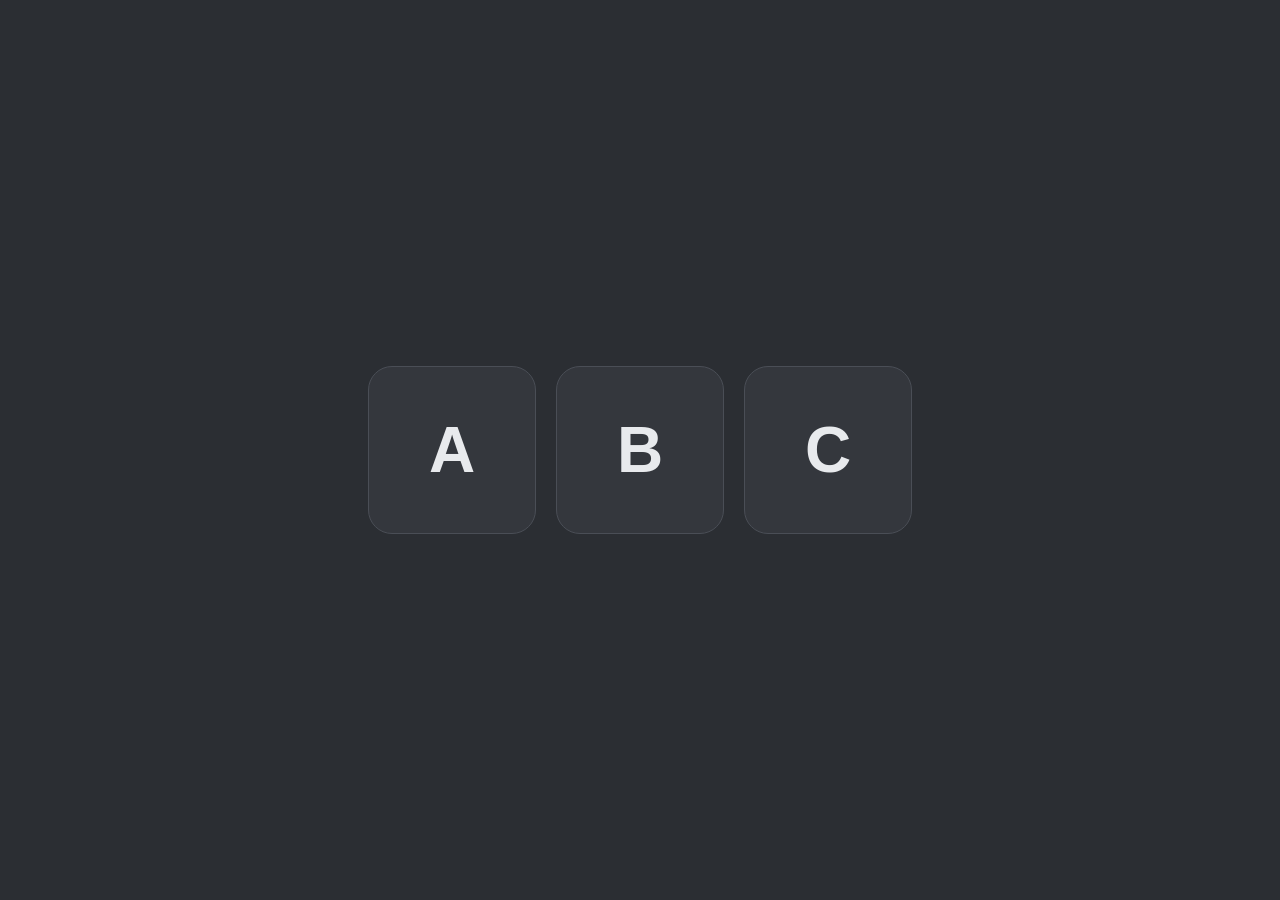
<file: index.html>
<!DOCTYPE html>
<html lang="ko">
<head>
<meta charset="UTF-8">
<meta name="viewport" content="width=device-width, initial-scale=1">
<title>UT</title>
<!-- 핵심 스타일 인라인: 외부 CSS 캐시/실패와 무관하게 첫 화면은 항상 표시 -->
<style>
  html,body{height:100%;margin:0;background:#2B2E33;
    font-family:-apple-system,BlinkMacSystemFont,"Apple SD Gothic Neo",sans-serif}
  .abc-stage{min-height:100%;display:flex;align-items:center;justify-content:center;padding:32px 20px;box-sizing:border-box}
  .abc{display:flex;gap:20px;flex-wrap:wrap;align-items:center;justify-content:center}
  .abc-btn{width:168px;height:168px;border-radius:24px;display:flex;align-items:center;
    justify-content:center;font-size:64px;font-weight:900;color:#E8EAED;text-decoration:none;
    background:#34373d;border:1px solid #4a4e56;transition:.15s;user-select:none}
  .abc-btn:hover,.abc-btn:active{background:#00A8E8;border-color:#00A8E8;color:#fff;transform:translateY(-2px)}
  @media(max-width:560px){.abc{flex-direction:column;gap:16px}
    .abc-btn{width:240px;height:120px;font-size:52px}}
</style>
<link rel="stylesheet" href="styles.css?v=11">
</head>
<body>
<div class="abc-stage">
  <div class="abc">
    <a class="abc-btn" href="feed.html?h=1">A</a>
    <a class="abc-btn" href="feed.html?h=2">B</a>
    <a class="abc-btn" href="feed.html?h=3">C</a>
  </div>
</div>
</body>
</html>
</file>
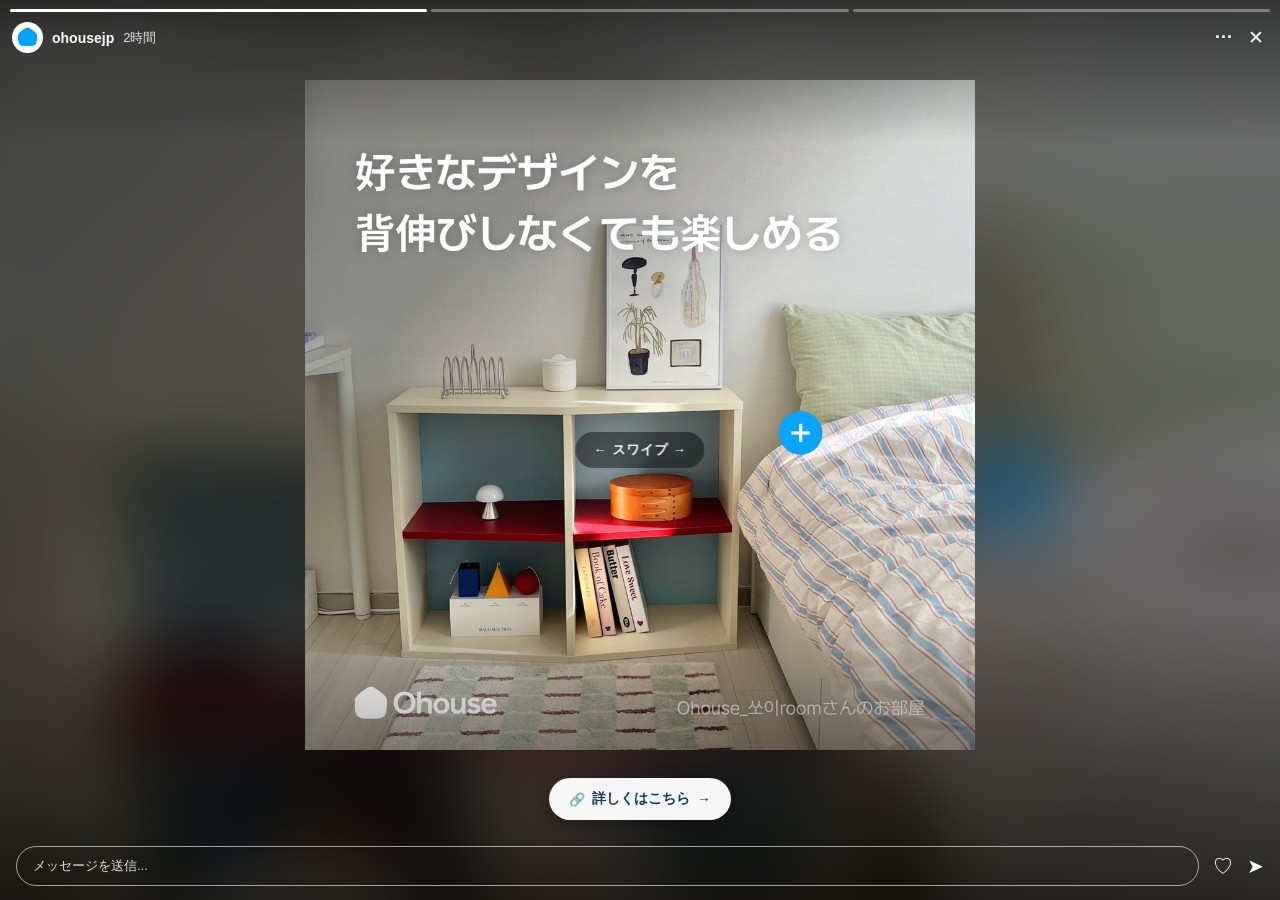
<file: feed.html>
<!DOCTYPE html>
<html lang="ja">
<head>
<meta charset="UTF-8">
<meta name="viewport" content="width=device-width, initial-scale=1, viewport-fit=cover">
<title>UT · Instagram 広告</title>
<link rel="stylesheet" href="styles.css?v=11">
</head>
<body>
<div class="stage"><div id="app"></div></div>
<script src="app.js?v=11"></script>
<script>renderFeed();</script>
</body>
</html>
</file>
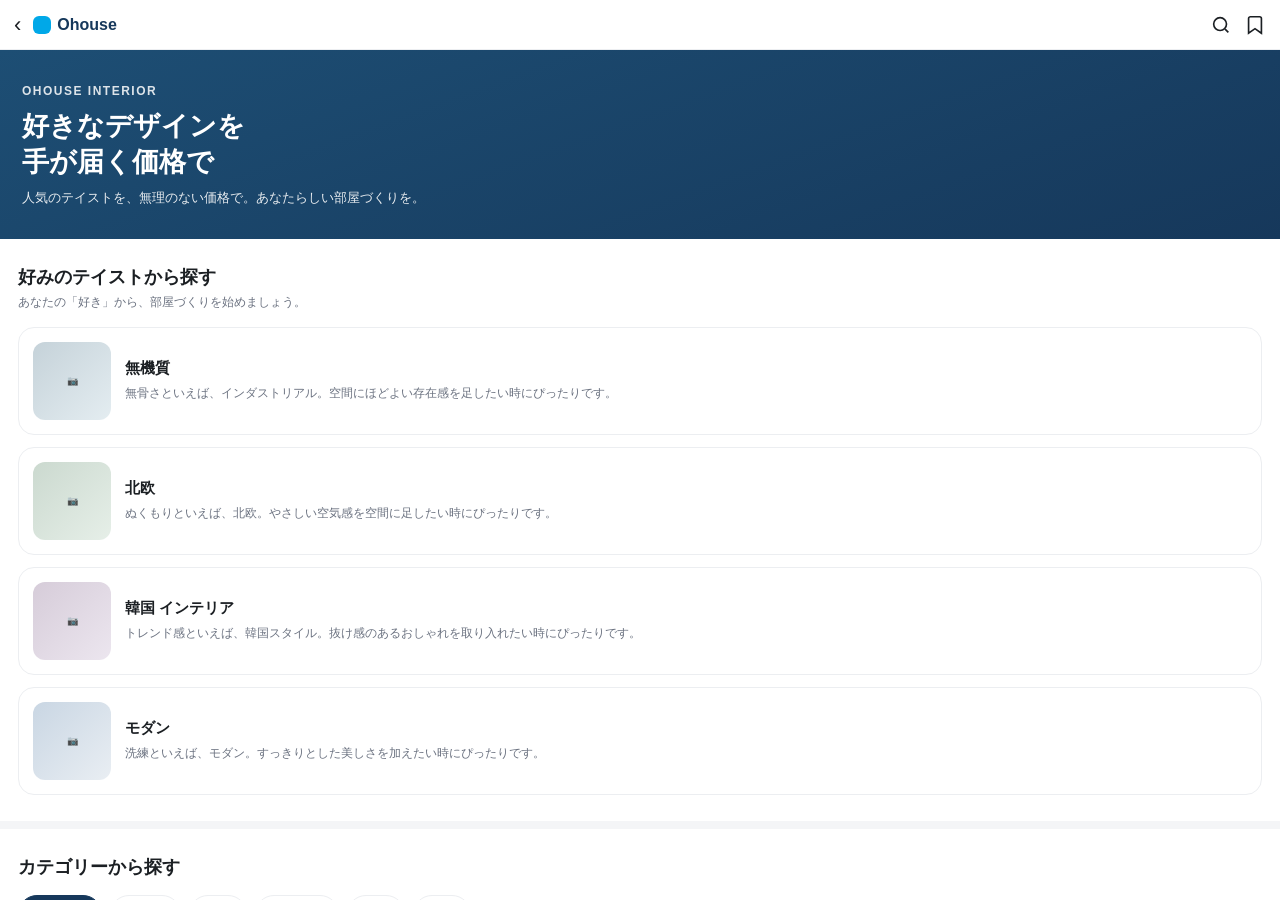
<file: lp.html>
<!DOCTYPE html>
<html lang="ja">
<head>
<meta charset="UTF-8">
<meta name="viewport" content="width=device-width, initial-scale=1, viewport-fit=cover">
<title>UT · LP</title>
<link rel="stylesheet" href="styles.css?v=11">
</head>
<body>
<div class="stage"><div id="app"></div></div>
<script src="app.js?v=11"></script>
<script>renderLP();</script>
</body>
</html>
</file>
<file: styles.css>
/* ============================================================
   JP 광고 메시지 UT 프로토타입 — 공통 스타일
   Instagram 피드 모킹 + 가설별 LP
   ============================================================ */

* { margin: 0; padding: 0; box-sizing: border-box; -webkit-tap-highlight-color: transparent; }
a { color: inherit; text-decoration: none; }

:root {
  /* Ohouse 브랜드 */
  --ohouse-blue: #00A8E8;
  --ohouse-navy: #16385B;
  --ohouse-ink: #1B1F23;
  --ohouse-gray: #6B7280;
  --ohouse-line: #ECEEF1;
  --ohouse-bg: #F4F5F7;
  /* Instagram */
  --ig-ink: #262626;
  --ig-sub: #8E8E8E;
  --ig-line: #DBDBDB;
  --ig-blue: #0095F6;
}

html, body {
  height: 100%;
  font-family: "Hiragino Sans", "Hiragino Kaku Gothic ProN",
               "Noto Sans JP", "Apple SD Gothic Neo", "Pretendard",
               -apple-system, BlinkMacSystemFont, sans-serif;
  color: var(--ohouse-ink);
  background: #2B2E33;
}

/* ---- 풀스크린 (실기기 화면에 꽉 차게) ---- */
.stage {
  width: 100%;
  min-height: 100vh;
  min-height: 100dvh;
  display: flex;
  flex-direction: column;
}
.device {
  width: 100%;
  height: 100vh;
  height: 100dvh;
  background: #fff;
  overflow: hidden;
  position: relative;
  display: flex;
  flex-direction: column;
}
.screen { flex: 1; overflow-y: auto; overflow-x: hidden; position: relative; -webkit-overflow-scrolling: touch; background: #fff; }
.screen::-webkit-scrollbar { width: 0; }

/* ---- 상태바 ---- */
.statusbar {
  height: 44px; flex: none;
  display: flex; align-items: center; justify-content: space-between;
  padding: 0 26px; font-size: 14px; font-weight: 700; color: #000;
  background: #fff;
}
.statusbar.dark { background: #000; color: #fff; }
.statusbar .icons { display: flex; gap: 6px; align-items: center; font-size: 12px; }

/* ---- 하단 홈 인디케이터 ---- */
.home-indicator {
  height: 22px; flex: none; display: flex; align-items: center; justify-content: center;
  background: inherit;
}
.home-indicator::after { content: ""; width: 134px; height: 5px; border-radius: 3px; background: #111; opacity: .85; }

/* ============================================================
   Instagram 피드
   ============================================================ */
.ig-topbar {
  min-height: calc(50px + env(safe-area-inset-top, 0px)); flex: none;
  display: flex; align-items: center; justify-content: space-between;
  padding: env(safe-area-inset-top, 0px) 16px 0; border-bottom: .5px solid var(--ig-line); background:#fff;
}
.ig-logo { font-family: "Snell Roundhand", "Brush Script MT", cursive; font-size: 26px; font-weight: 700; letter-spacing: .5px; }
.ig-topbar .acts { display: flex; gap: 18px; }
.ig-topbar .acts svg { width: 24px; height: 24px; }

.ig-stories {
  display: flex; gap: 14px; padding: 12px 14px; overflow-x: auto;
  border-bottom: .5px solid var(--ig-line); background:#fff;
}
.ig-stories::-webkit-scrollbar { display: none; }
.story { flex: none; width: 62px; text-align: center; }
.story .ring {
  width: 60px; height: 60px; border-radius: 50%; padding: 2.5px;
  background: linear-gradient(45deg,#f9ce34,#ee2a7b,#6228d7);
}
.story.me .ring { background: var(--ig-line); }
.story .ring i {
  display: block; width: 100%; height: 100%; border-radius: 50%;
  border: 2.5px solid #fff; background-size: cover; background-position: center;
  background-color: #cfd6dd;
}
.story span { display:block; font-size: 11px; margin-top: 5px; color: var(--ig-ink); white-space: nowrap; overflow:hidden; text-overflow: ellipsis; }

.ig-post { border-bottom: .5px solid var(--ig-line); background:#fff; }
.ig-post .head { display: flex; align-items: center; padding: 10px 14px; gap: 10px; }
.ig-post .head .ava {
  width: 34px; height: 34px; border-radius: 50%; background: var(--ohouse-blue);
  display:flex; align-items:center; justify-content:center; color:#fff; font-weight:800; font-size:13px; flex:none;
  background-size: cover; background-position:center;
}
.ig-post .head .meta { flex:1; min-width:0; line-height: 1.25; }
.ig-post .head .meta b { font-size: 13px; font-weight: 700; }
.ig-post .head .meta small { display:block; font-size: 11px; color: var(--ig-sub); }
.ig-post .head .dots { font-size: 18px; color: var(--ig-ink); letter-spacing: 1px; }

.ig-media { width: 100%; aspect-ratio: 1/1; display:block; background:#e9edf1; cursor:pointer; }
.ig-cta {
  display:flex; align-items:center; justify-content:space-between;
  padding: 12px 14px; background:#fafafa; border-top:.5px solid #efefef; cursor:pointer;
}
.ig-cta b { font-size: 14px; font-weight: 700; }
.ig-cta .chev { color: var(--ig-sub); font-size: 16px; }

/* ---- 캐러셀 광고 (3장, 좌우 스와이프) ---- */
.ig-carousel { position: relative; }
.ig-track {
  display: flex; overflow-x: auto; scroll-snap-type: x mandatory;
  aspect-ratio: 1/1; -webkit-overflow-scrolling: touch; scrollbar-width: none;
}
.ig-track::-webkit-scrollbar { display: none; }
.ig-slide {
  flex: 0 0 100%; scroll-snap-align: center; aspect-ratio: 1/1;
  display: block; position: relative; background: #e9edf1;
}
.ig-slide img { width: 100%; height: 100%; object-fit: cover; display: block; }
.cr-fallback { position: absolute; inset: 0; }
.cr-fallback .creative { position: absolute; inset: 0; width: 100%; height: 100%; aspect-ratio: auto; }
.cr-tag {
  position: absolute; left: 10px; bottom: 10px; z-index: 4;
  background: rgba(0,0,0,.5); color: #fff; font-size: 10px; padding: 3px 8px; border-radius: 6px;
}
.ig-count {
  position: absolute; top: 12px; right: 12px; pointer-events: none;
  background: rgba(0,0,0,.55); color: #fff; font-size: 12px; font-weight: 700;
  padding: 3px 10px; border-radius: 999px;
}
.ig-arrow {
  position: absolute; top: 50%; transform: translateY(-50%);
  width: 30px; height: 30px; border-radius: 50%; border: none;
  background: rgba(255,255,255,.85); color: #262626; font-size: 18px; font-weight: 700;
  display: flex; align-items: center; justify-content: center; cursor: pointer;
  box-shadow: 0 1px 4px rgba(0,0,0,.22);
}
.ig-arrow.prev { left: 8px; } .ig-arrow.next { right: 8px; }
.ig-dots { display: flex; gap: 5px; justify-content: center; padding: 10px 0 2px; }
.ig-dots i { width: 6px; height: 6px; border-radius: 50%; background: #c7c7c7; transition: .15s; cursor: pointer; }
.ig-dots i.on { background: var(--ig-blue); transform: scale(1.2); }

.ig-actions { display:flex; align-items:center; padding: 8px 12px 4px; gap: 16px; }
.ig-actions svg { width: 24px; height: 24px; }
.ig-actions .spacer { flex:1; }
.ig-likes { padding: 2px 14px; font-size: 13px; font-weight: 700; }
.ig-caption { padding: 4px 14px 2px; font-size: 13px; line-height: 1.5; }
.ig-caption b { font-weight: 700; margin-right: 6px; }
.ig-caption .more { color: var(--ig-sub); }
.ig-comments { padding: 4px 14px; font-size: 13px; color: var(--ig-sub); }
.ig-time { padding: 2px 14px 14px; font-size: 10px; color: var(--ig-sub); text-transform: uppercase; letter-spacing:.3px; }

.ig-tabbar {
  min-height: calc(50px + env(safe-area-inset-bottom, 0px)); flex:none;
  display:flex; align-items:flex-start; justify-content:space-around;
  padding-top: 12px; padding-bottom: env(safe-area-inset-bottom, 0px);
  border-top:.5px solid var(--ig-line); background:#fff;
}
.ig-tabbar svg { width: 25px; height: 25px; }
.ig-tabbar .pf { width: 25px; height: 25px; border-radius: 50%; border: 1.5px solid var(--ig-ink); }

/* 광고 크리에이티브 (Figma 소재 재현 — 사진 영역은 플레이스홀더) */
.creative { position: relative; width: 100%; aspect-ratio: 1/1; overflow: hidden; color:#fff; }
.creative .oh-logo { position:absolute; display:flex; align-items:center; gap:5px; font-weight:800; font-size:14px; letter-spacing:.2px; }
.creative .oh-logo .mk { width:16px; height:16px; border-radius:5px; background:#fff; display:inline-block; }
.ph {
  background:
    repeating-linear-gradient(45deg, rgba(0,0,0,.04) 0 8px, rgba(0,0,0,.0) 8px 16px),
    linear-gradient(135deg,#d7dee6,#eef2f6);
  display:flex; align-items:center; justify-content:center;
  color:#9aa6b2; font-size:11px; text-align:center; padding:6px;
}
.ph small { opacity:.8; }

/* H1 크리에이티브 — 네이비 카드 + 상품 그리드 (플렉스, 비율 안전) */
.cr-h1 { background: linear-gradient(160deg,#1d4e74,#16385B); display:flex; flex-direction:column; padding:7% 8% 6%; }
.cr-h1 .oh-logo { position:static; flex:none; }
.cr-h1 .hl { flex:none; margin:6% 0 5%; font-size:7vw; font-weight:900; line-height:1.3; letter-spacing:.3px; }
.cr-h1 .grid { flex:1; min-height:0; display:grid; grid-template-columns:1fr 1fr; grid-template-rows:1fr 1fr; gap:4%; }
.cr-h1 .grid .ph { border-radius:14px; }
.cr-h1 .foot { flex:none; text-align:center; font-weight:800; font-size:3.6vw; opacity:.95; margin-top:5%; }
@media(min-width:430px){ .cr-h1 .hl{font-size:30px} .cr-h1 .foot{font-size:15px} }

/* H2 크리에이티브 — 라이트 + 품질/가격 */
.cr-h2 { background:#fff; color:var(--ohouse-ink); }
.cr-h2 .photo { position:absolute; inset:0; }
.cr-h2 .photo .ph { width:100%; height:100%; }
.cr-h2 .scrim { position:absolute; inset:0; background:linear-gradient(180deg, rgba(0,0,0,.30) 0%, rgba(0,0,0,0) 36%, rgba(0,0,0,.04) 70%, rgba(0,0,0,.30) 100%); }
.cr-h2 .oh-logo { top:42px; left:42px; color:#fff; }
.cr-h2 .hl { position:absolute; top:90px; left:42px; color:#fff; font-size:46px; font-weight:900; line-height:1.22; text-shadow:0 2px 14px rgba(0,0,0,.35); }
.cr-h2 .hl span.b { color:#FFD43B; }
.cr-h2 .credit { position:absolute; bottom:34px; left:42px; color:#fff; font-size:13px; font-weight:700; opacity:.9; display:flex; align-items:center; gap:6px; }
.cr-h2 .credit .mk { width:15px; height:15px; border-radius:5px; background:#fff; }

/* H3 크리에이티브 — 룸 사진 + 좌상단 카피 */
.cr-h3 { background:#cfd6dd; color:#fff; }
.cr-h3 .photo { position:absolute; inset:0; }
.cr-h3 .photo .ph { width:100%; height:100%; }
.cr-h3 .scrim { position:absolute; inset:0; background:linear-gradient(135deg, rgba(0,0,0,.45) 0%, rgba(0,0,0,.05) 50%); }
.cr-h3 .oh-logo { top:40px; right:42px; }
.cr-h3 .hl { position:absolute; top:84px; left:42px; right:42px; font-size:26px; font-weight:900; line-height:1.34; text-shadow:0 2px 12px rgba(0,0,0,.4); }

/* ============================================================
   LP (랜딩페이지) — 모바일
   ============================================================ */
.lp-nav {
  min-height: calc(50px + env(safe-area-inset-top, 0px)); flex:none; display:flex; align-items:center; gap:12px;
  padding: env(safe-area-inset-top, 0px) 14px 0; border-bottom:.5px solid var(--ohouse-line); background:#fff; position:sticky; top:0; z-index:5;
}
.lp-nav .back { font-size: 22px; line-height:1; cursor:pointer; color:var(--ohouse-ink); text-decoration:none; }
.lp-nav .oh { display:flex; align-items:center; gap:6px; font-weight:800; font-size:16px; color:var(--ohouse-navy); }
.lp-nav .oh .mk { width:18px; height:18px; border-radius:6px; background:var(--ohouse-blue); }
.lp-nav .sp { flex:1; }
.lp-nav .ic { width:22px; height:22px; color:var(--ohouse-ink); }

.lp-hero { position:relative; color:#fff; padding:34px 22px 30px; }
.lp-hero.h1 { background:linear-gradient(160deg,#1d4e74,#16385B); }
.lp-hero.h2 { background:linear-gradient(160deg,#0E7C9B,#0A5C73); }
.lp-hero.h3 { background:linear-gradient(160deg,#274690,#16285B); }
.lp-hero .eyebrow { font-size:12px; font-weight:800; letter-spacing:1.5px; opacity:.85; }
.lp-hero h1 { font-size:27px; font-weight:900; line-height:1.34; margin:10px 0 8px; }
.lp-hero p { font-size:13px; opacity:.9; line-height:1.6; }
.lp-hero .badge { display:inline-block; margin-top:14px; background:#FFD43B; color:#16385B; font-weight:900; font-size:13px; padding:6px 12px; border-radius:999px; }

.sec { padding: 26px 18px; border-bottom: 8px solid var(--ohouse-bg); }
.sec:last-child { border-bottom: none; }
.sec h2 { font-size:18px; font-weight:900; color:var(--ohouse-ink); }
.sec .sub { font-size:12px; color:var(--ohouse-gray); margin-top:5px; }
.sec .lead { font-size:13px; color:#475569; margin-top:8px; line-height:1.6; }

.chips { display:flex; gap:8px; flex-wrap:wrap; margin-top:16px; }
.chip { font-size:13px; font-weight:700; padding:9px 15px; border-radius:999px; background:#fff; border:1px solid var(--ohouse-line); color:var(--ohouse-ink); }
.chip.on { background:var(--ohouse-navy); color:#fff; border-color:var(--ohouse-navy); }

.taste { margin-top:16px; display:flex; flex-direction:column; gap:12px; }
.taste .card { display:flex; gap:14px; align-items:center; background:#fff; border:1px solid var(--ohouse-line); border-radius:16px; padding:14px; }
.taste .card .thumb { width:78px; height:78px; border-radius:12px; flex:none; }
.taste .card .tx b { font-size:15px; font-weight:900; }
.taste .card .tx p { font-size:12px; color:var(--ohouse-gray); margin-top:6px; line-height:1.55; }

.grid2 { display:grid; grid-template-columns:1fr 1fr; gap:12px; margin-top:16px; }
.grid3 { display:grid; grid-template-columns:1fr 1fr 1fr; gap:10px; margin-top:16px; }
.pcard .img { aspect-ratio:1/1; border-radius:12px; }
.pcard .nm { font-size:12px; margin-top:7px; color:var(--ohouse-ink); line-height:1.4; }
.pcard .pr { font-size:13px; font-weight:900; margin-top:3px; }
.pcard .pr s { color:var(--ohouse-gray); font-weight:500; font-size:11px; margin-right:5px; }
.pcard .pr em { color:#E8454C; font-style:normal; }

.more-btn { display:block; width:100%; margin-top:18px; padding:13px; text-align:center; font-weight:800; font-size:14px; border:1px solid var(--ohouse-line); border-radius:12px; background:#fff; color:var(--ohouse-ink); }

.banner { margin-top:16px; border-radius:16px; padding:22px; color:#fff; background:linear-gradient(135deg,#16385B,#0E7C9B); }
.banner b { font-size:17px; font-weight:900; }
.banner p { font-size:12px; opacity:.9; margin-top:6px; }

.lp-foot { padding:30px 18px 40px; background:#fff; color:var(--ohouse-gray); font-size:11px; line-height:1.7; }
.lp-foot .oh { font-weight:900; color:var(--ohouse-navy); font-size:15px; margin-bottom:8px; }

/* 색 팔레트별 썸네일 톤(사진 대체) */
.t1{background:linear-gradient(135deg,#c9d6e3,#e9eef3);} .t2{background:linear-gradient(135deg,#d8cfc2,#efe9df);}
.t3{background:linear-gradient(135deg,#cbd9cf,#e6efe8);} .t4{background:linear-gradient(135deg,#d6ccd9,#ece6ef);}
.t5{background:linear-gradient(135deg,#d9d2c4,#f0ebe0);} .t6{background:linear-gradient(135deg,#c5d2d9,#e4edf1);}

/* ============================================================
   index (시작) — A / B / C 선택 버튼만
   ============================================================ */
.abc-stage {
  min-height: 100%; display: flex; align-items: center; justify-content: center;
  padding: 32px 20px;
}
.abc {
  display: flex; gap: 20px; flex-wrap: wrap;
  align-items: center; justify-content: center;
}
.abc-btn {
  width: 168px; height: 168px; border-radius: 24px;
  display: flex; align-items: center; justify-content: center;
  font-size: 64px; font-weight: 900; color: #E8EAED;
  background: #34373d; border: 1px solid #4a4e56;
  transition: .15s; user-select: none;
}
.abc-btn:hover, .abc-btn:active {
  background: var(--ohouse-blue); border-color: var(--ohouse-blue);
  color: #fff; transform: translateY(-2px);
}
@media (max-width: 560px) {
  .abc { flex-direction: column; gap: 16px; }
  .abc-btn { width: 240px; height: 120px; font-size: 52px; }
}

/* ============================================================
   Instagram 스토리 플레이어
   ============================================================ */
.igstory { flex: 1; position: relative; background: #000; overflow: hidden;
  touch-action: none; user-select: none; -webkit-user-select: none; cursor: grab; }
.story-bg {
  position: absolute; inset: 0; background-size: cover; background-position: center;
  filter: blur(30px) brightness(.5); transform: scale(1.2);
}
.story-media {
  position: absolute; left: 0; right: 0;
  top: calc(80px + env(safe-area-inset-top,0px));        /* 헤더(로고/ohousejp) 아래로 제한 */
  bottom: calc(150px + env(safe-area-inset-bottom,0px)); /* 링크 버튼 위로 제한 */
  display: flex; align-items: center; justify-content: center;
}
.story-media img { width: 100%; height: 100%; object-fit: contain; }
.story-media .cr-fallback { position: absolute; inset: 0; }
.story-shade {
  position: absolute; inset: 0; pointer-events: none;
  background: linear-gradient(180deg, rgba(0,0,0,.5) 0%, rgba(0,0,0,0) 16%,
              rgba(0,0,0,0) 68%, rgba(0,0,0,.6) 100%);
}

.story-bars {
  position: absolute; top: 0; left: 0; right: 0; z-index: 6;
  display: flex; gap: 4px;
  padding: calc(9px + env(safe-area-inset-top,0px)) 10px 0;
}
.sbar { flex: 1; height: 3px; border-radius: 2px; background: rgba(255,255,255,.35); overflow: hidden; }
.sbar i { display: block; height: 100%; width: 0; background: #fff; }

.story-head {
  position: absolute; left: 12px; right: 10px; z-index: 6; color: #fff;
  top: calc(22px + env(safe-area-inset-top,0px));
  display: flex; align-items: center; gap: 9px;
}
.st-ava {
  width: 31px; height: 31px; border-radius: 50%; flex: none;
  background: #fff center / cover no-repeat;
  background-image: url("assets/logo.png");
  border: none; box-shadow: none;
}
.st-name { font-size: 14px; font-weight: 700; }
.st-time { font-size: 13px; opacity: .85; }
.st-sp { flex: 1; }
.st-dots { font-size: 18px; font-weight: 800; letter-spacing: 1px; }
.st-x { color: #fff; font-size: 19px; line-height: 1; padding: 6px 6px; }

.story-link {
  position: absolute; left: 50%; transform: translateX(-50%); z-index: 7;
  bottom: calc(80px + env(safe-area-inset-bottom,0px));
  display: flex; align-items: center; gap: 7px; white-space: nowrap;
  background: rgba(255,255,255,.96); color: #16385B; font-weight: 800; font-size: 14px;
  padding: 12px 20px; border-radius: 999px; box-shadow: 0 6px 20px rgba(0,0,0,.32);
}
.story-link .lk { font-size: 13px; }
.story-link .ar { font-weight: 900; }
.story-link:active { transform: translateX(-50%) scale(.97); }

.story-msg {
  position: absolute; left: 0; right: 0; bottom: 0; z-index: 6;
  display: flex; align-items: center; gap: 14px;
  padding: 12px 16px calc(14px + env(safe-area-inset-bottom,0px));
}
.msg-in {
  flex: 1; border: 1.5px solid rgba(255,255,255,.6); color: rgba(255,255,255,.85);
  border-radius: 999px; padding: 10px 16px; font-size: 13px;
}
.msg-ic { color: #fff; font-size: 20px; }

.swipe-hint {
  position: absolute; left: 50%; top: 50%; transform: translate(-50%,-50%);
  z-index: 6; pointer-events: none;
  background: rgba(0,0,0,.45); color: #fff; font-size: 13px; font-weight: 700;
  letter-spacing: 1px; padding: 9px 18px; border-radius: 999px;
  backdrop-filter: blur(2px); animation: hintPulse 1.4s ease-in-out infinite;
}
@keyframes hintPulse { 0%,100%{opacity:.5} 50%{opacity:1} }
</file>
